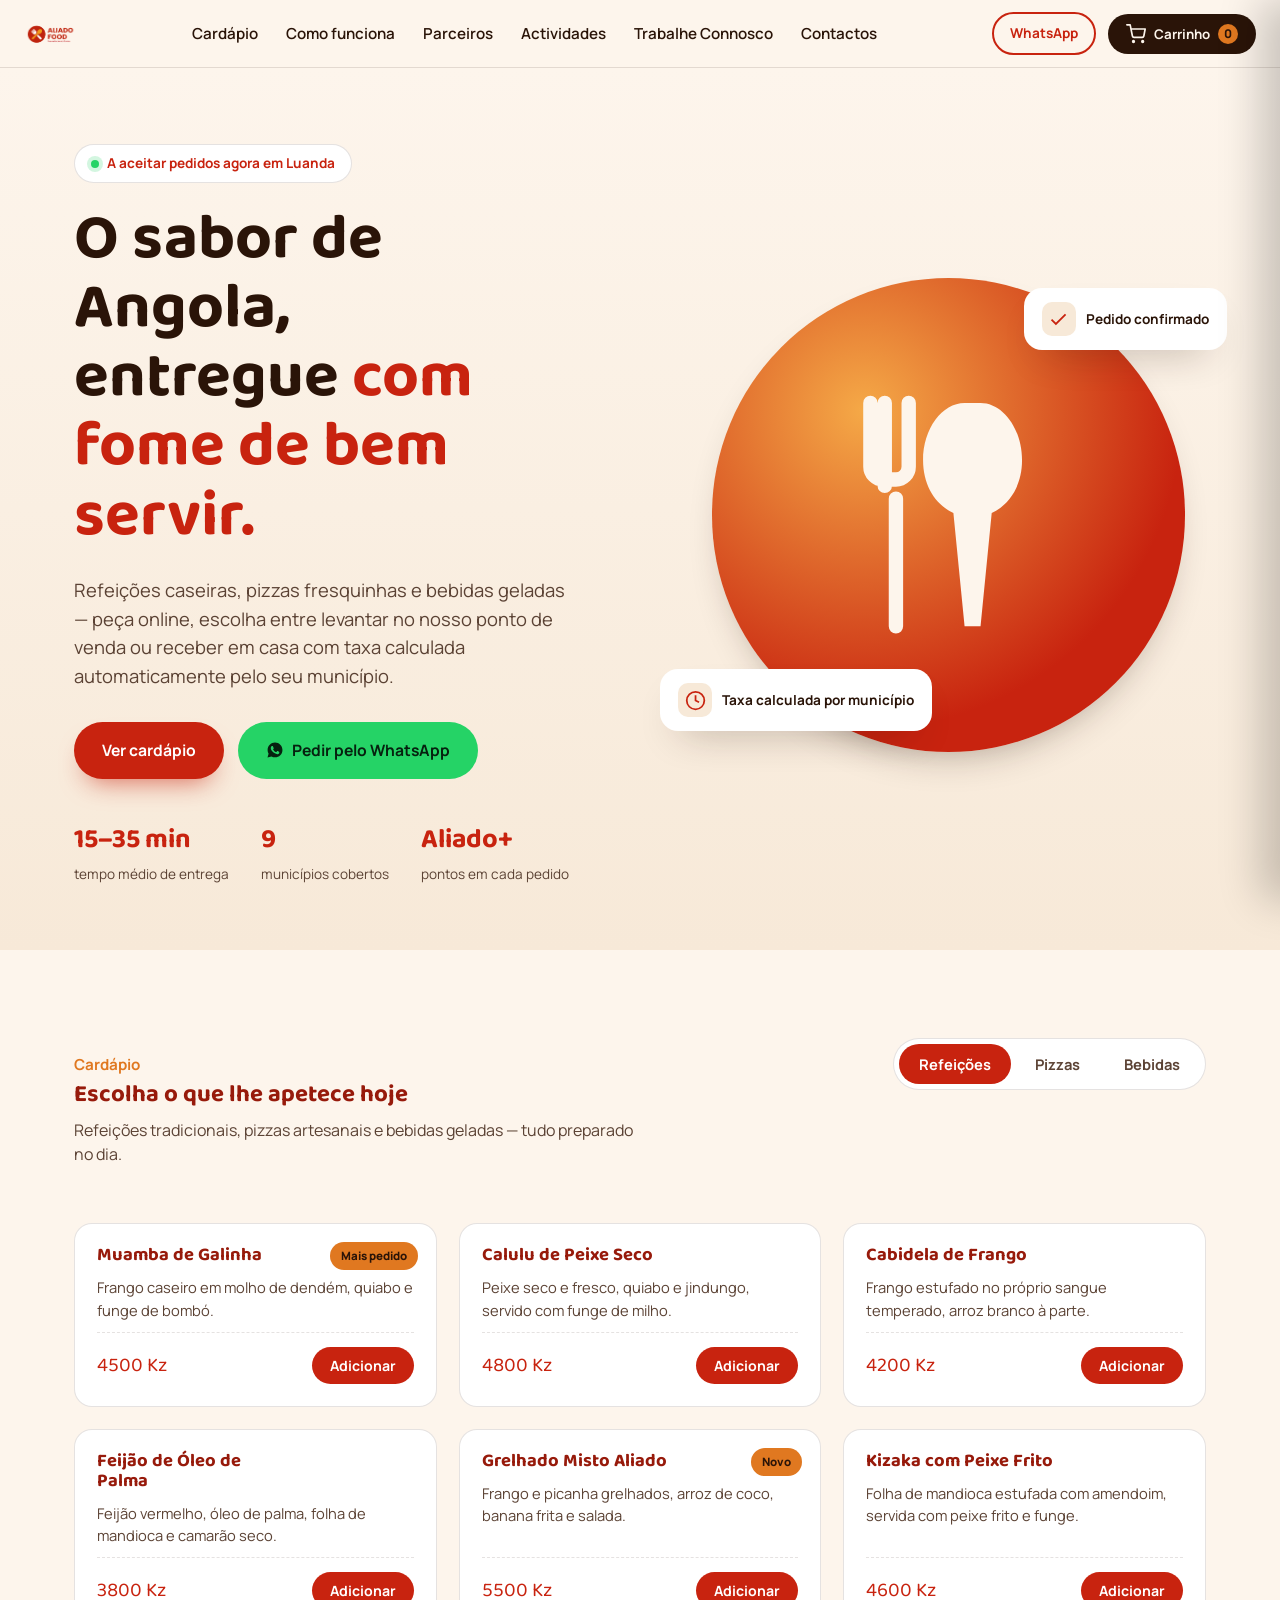
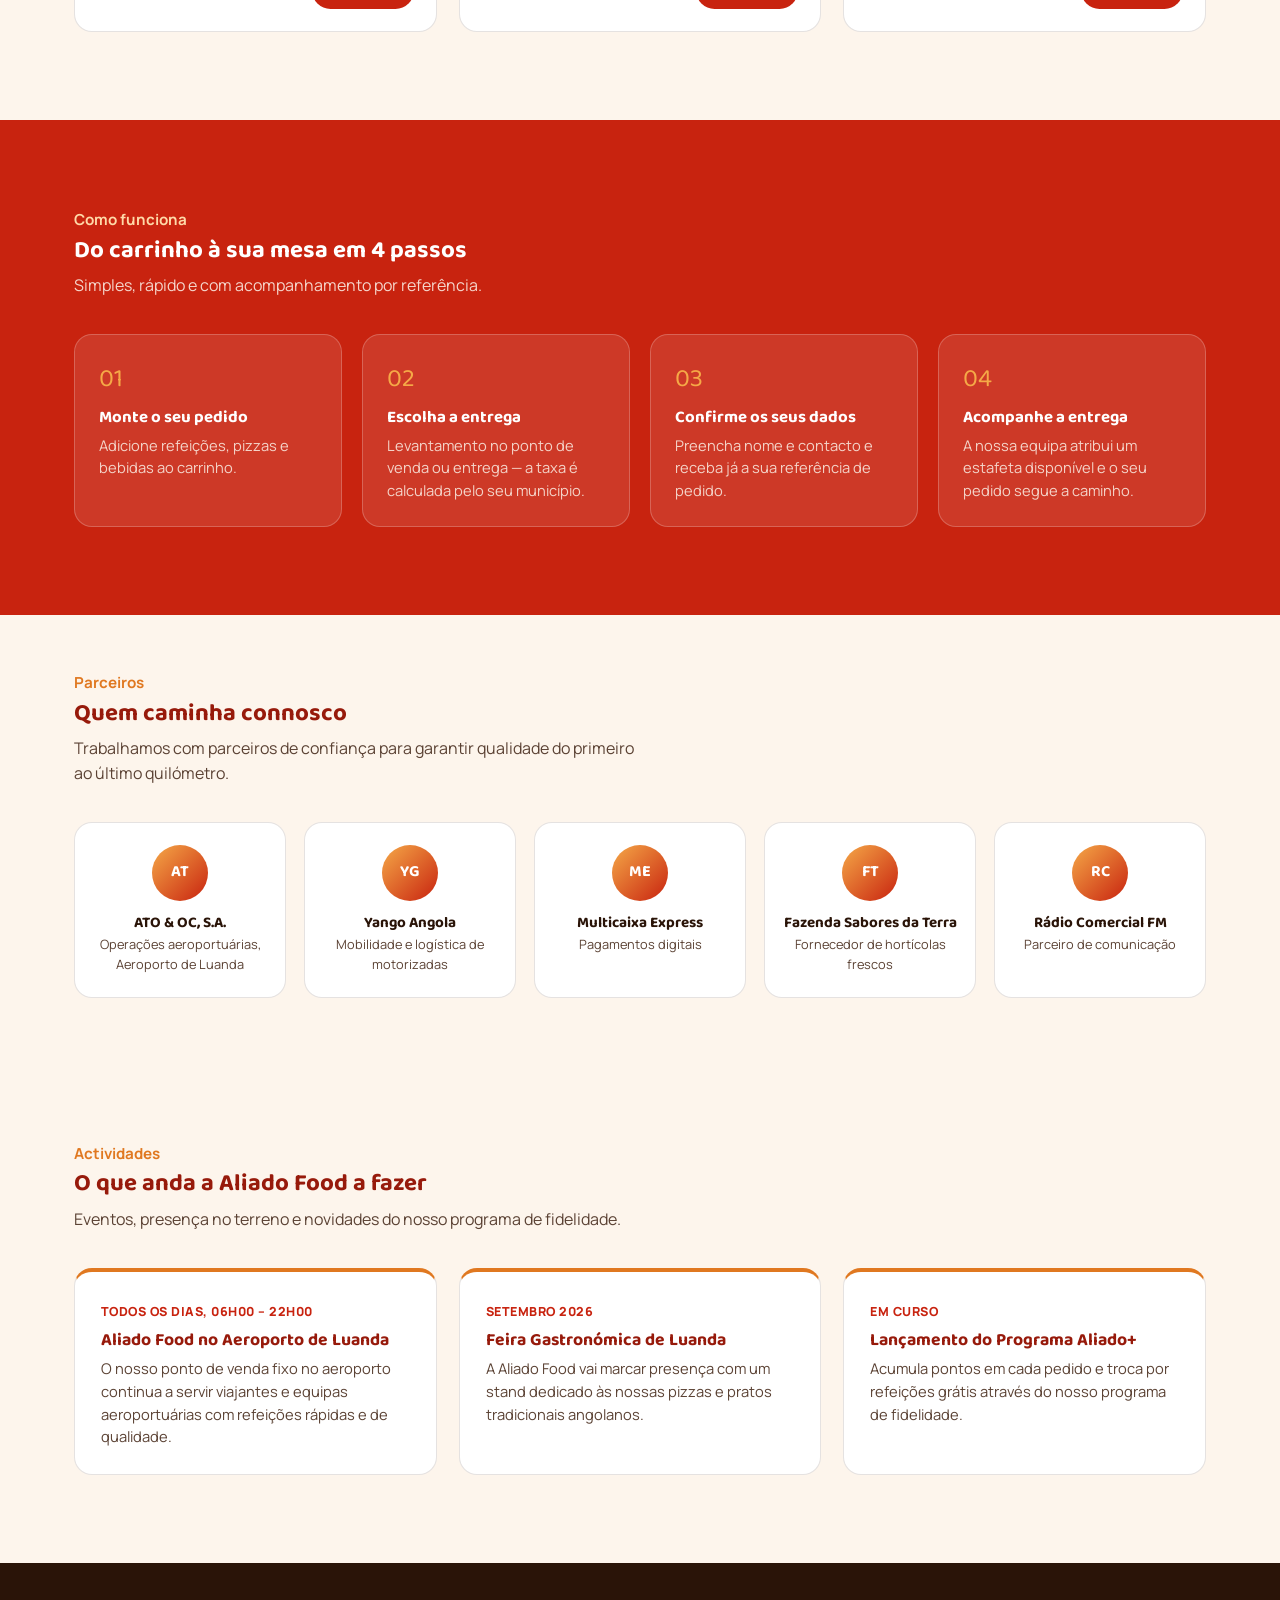
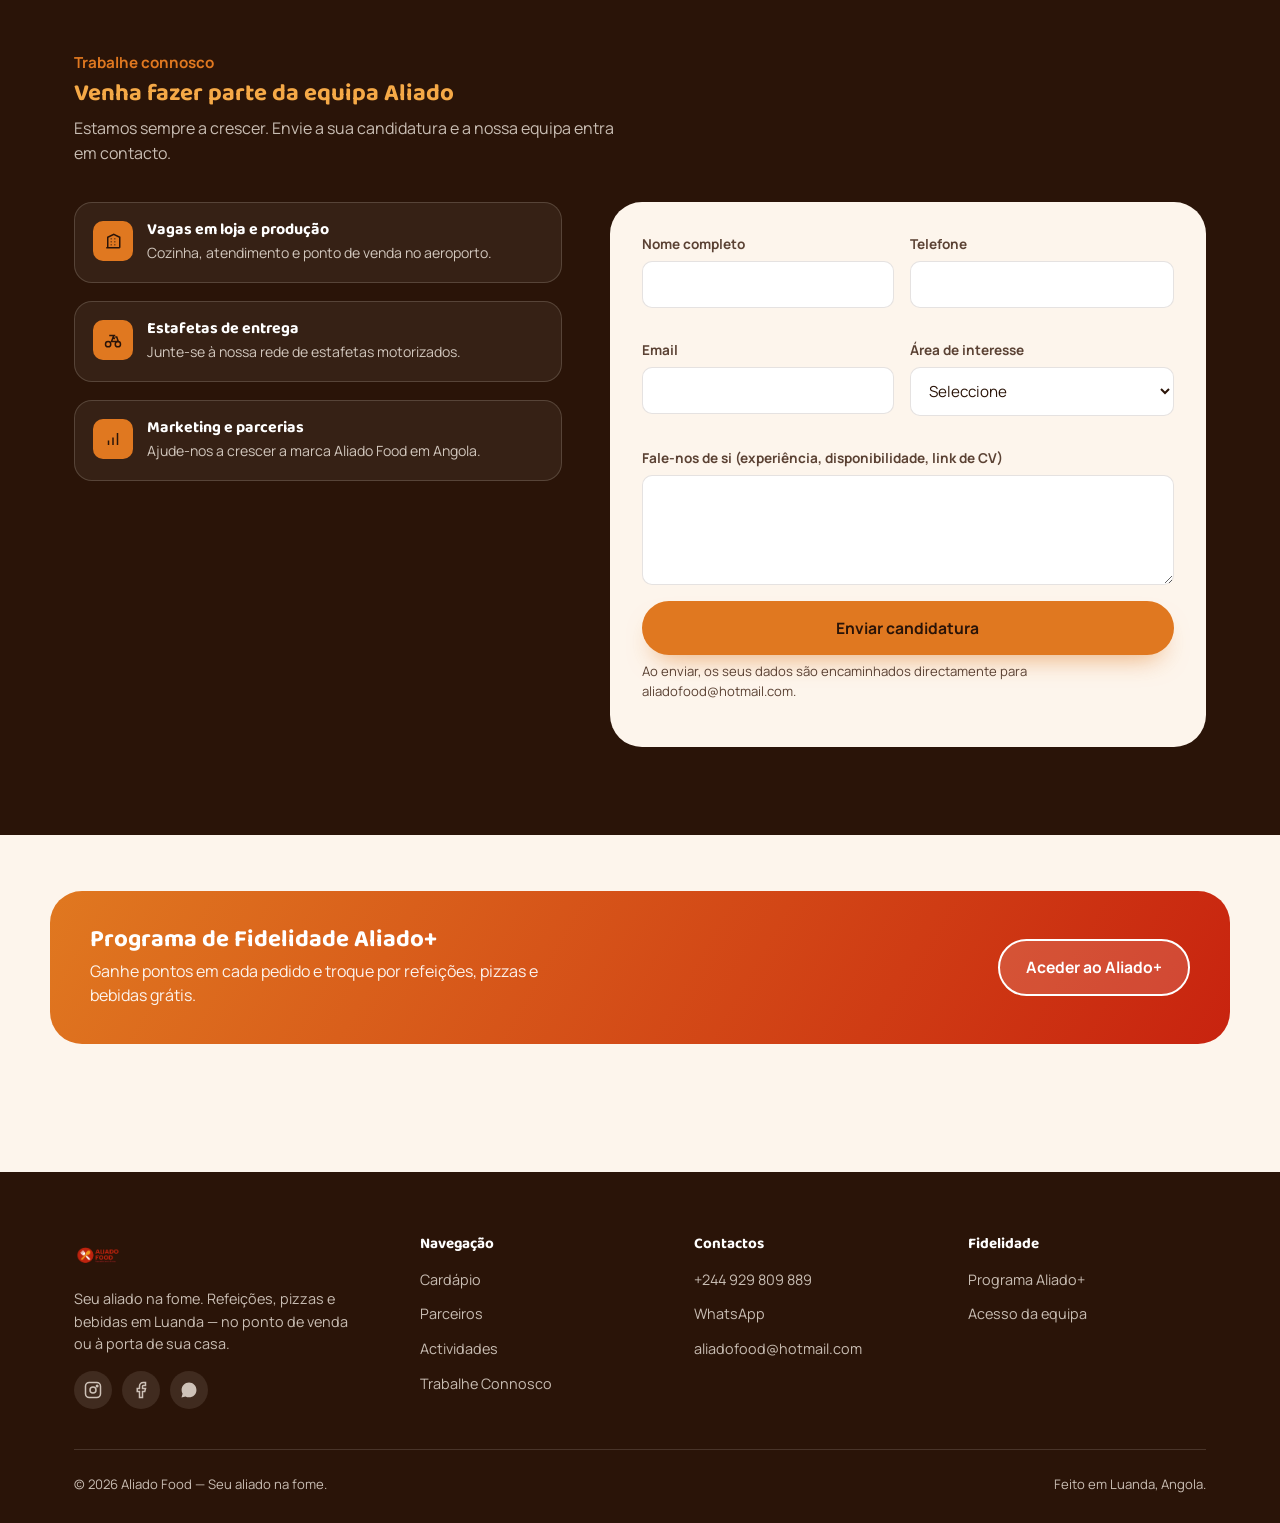
<file: index.html>
<!DOCTYPE html>
<html lang="pt-AO">
<head>
<meta charset="UTF-8">
<meta name="viewport" content="width=device-width, initial-scale=1.0">
<title>Aliado Food — Seu aliado na fome</title>
<meta name="description" content="Peça refeições, pizzas e bebidas da Aliado Food em Luanda. Levantamento no ponto de venda ou entrega ao domicílio com taxa calculada por município.">
<link rel="icon" href="assets/logo.png">
<link rel="preconnect" href="https://fonts.googleapis.com">
<link href="https://fonts.googleapis.com/css2?family=Baloo+2:wght@600;700;800&family=Manrope:wght@400;500;600;700;800&display=swap" rel="stylesheet">
<link rel="stylesheet" href="css/style.css">
</head>
<body>

<!-- ==========================================================================
     CABEÇALHO
     ========================================================================== -->
<header class="site-header">
  <div class="site-header__inner">
    <a href="#topo" class="brand">
      <img src="assets/logo.png" alt="Aliado Food">
    </a>

    <nav class="main-nav" id="mainNav" aria-label="Navegação principal">
      <a href="#cardapio">Cardápio</a>
      <a href="#como-funciona">Como funciona</a>
      <a href="#parceiros">Parceiros</a>
      <a href="#actividades">Actividades</a>
      <a href="#trabalhe-connosco">Trabalhe Connosco</a>
      <a href="#contactos">Contactos</a>
    </nav>

    <div class="header-actions">
      <a class="btn btn--outline-dark btn--sm" href="https://wa.me/244929809889" target="_blank" rel="noopener">WhatsApp</a>
      <button class="cart-btn" id="cartToggle" aria-haspopup="dialog" aria-controls="cartDrawer">
        <svg width="20" height="20" viewBox="0 0 24 24" fill="none" stroke="currentColor" stroke-width="2" stroke-linecap="round" stroke-linejoin="round"><circle cx="9" cy="21" r="1"></circle><circle cx="20" cy="21" r="1"></circle><path d="M1 1h4l2.68 13.39a2 2 0 0 0 2 1.61h9.72a2 2 0 0 0 2-1.61L23 6H6"></path></svg>
        Carrinho
        <span class="cart-count" id="cartCount">0</span>
      </button>
      <button class="nav-toggle" id="navToggle" aria-label="Abrir menu" aria-expanded="false" aria-controls="mainNav">
        <svg viewBox="0 0 24 24" fill="none" stroke="currentColor" stroke-width="2" stroke-linecap="round"><line x1="3" y1="6" x2="21" y2="6"></line><line x1="3" y1="12" x2="21" y2="12"></line><line x1="3" y1="18" x2="21" y2="18"></line></svg>
      </button>
    </div>
  </div>
</header>

<main id="topo">

  <!-- ==========================================================================
       HERO
       ========================================================================== -->
  <section class="hero">
    <div class="container hero__inner">
      <div class="hero__content">
        <span class="hero__badge"><span class="dot"></span> A aceitar pedidos agora em Luanda</span>
        <h1>O sabor de Angola, entregue <span>com fome de bem servir.</span></h1>
        <p class="hero__lede">Refeições caseiras, pizzas fresquinhas e bebidas geladas — peça online, escolha entre levantar no nosso ponto de venda ou receber em casa com taxa calculada automaticamente pelo seu município.</p>
        <div class="hero__ctas">
          <a href="#cardapio" class="btn btn--primary">Ver cardápio</a>
          <a href="https://wa.me/244929809889" target="_blank" rel="noopener" class="btn btn--whatsapp">
            <svg width="18" height="18" viewBox="0 0 24 24" fill="currentColor"><path d="M12.04 2C6.58 2 2.13 6.45 2.13 11.91c0 1.75.46 3.45 1.32 4.95L2 22l5.29-1.39a9.9 9.9 0 0 0 4.75 1.21h.01c5.46 0 9.9-4.45 9.9-9.91C21.96 6.45 17.5 2 12.04 2zm5.8 14.14c-.24.68-1.4 1.32-1.93 1.4-.5.08-1.12.11-1.8-.11-.42-.13-.95-.31-1.64-.6-2.88-1.24-4.76-4.14-4.9-4.33-.14-.19-1.17-1.56-1.17-2.98s.74-2.11 1-2.4c.26-.29.57-.36.76-.36l.55.01c.18.01.42-.07.65.5.24.58.82 2 .89 2.14.07.14.12.31.02.5-.09.19-.14.31-.28.48-.14.16-.29.36-.42.48-.14.14-.28.28-.12.56.16.28.71 1.17 1.52 1.9 1.05.94 1.93 1.23 2.21 1.37.28.14.44.12.61-.07.16-.19.7-.81.88-1.09.19-.28.37-.23.62-.14.26.09 1.63.77 1.9.91.28.14.46.21.53.33.07.12.07.68-.17 1.36z"></path></svg>
            Pedir pelo WhatsApp
          </a>
        </div>
        <div class="hero__stats">
          <div class="hero__stat"><strong>15–35 min</strong><span>tempo médio de entrega</span></div>
          <div class="hero__stat"><strong>9</strong><span>municípios cobertos</span></div>
          <div class="hero__stat"><strong>Aliado+</strong><span>pontos em cada pedido</span></div>
        </div>
      </div>

      <div class="hero__art">
        <div class="hero__art-disc"></div>
        <svg viewBox="0 0 200 200" fill="none">
          <g stroke="#FDF5EC" stroke-width="9" stroke-linecap="round">
            <path d="M60 30v52M75 30v40a8 8 0 0 1-8 8h-8a8 8 0 0 1-8-8V30M67 90v80"/>
          </g>
          <g fill="#FDF5EC">
            <path d="M120 30c14 0 26 16 26 36 0 16-8 28-19 33l-7 71h-10l-7-71c-11-5-19-17-19-33 0-20 12-36 26-36 3 0 6 0 10 0z"/>
          </g>
        </svg>
        <div class="hero__floating-card hero__floating-card--top">
          <span class="icon-dot">
            <svg width="18" height="18" viewBox="0 0 24 24" fill="none" stroke="currentColor" stroke-width="2"><path d="M20 6L9 17l-5-5"/></svg>
          </span>
          Pedido confirmado
        </div>
        <div class="hero__floating-card hero__floating-card--bottom">
          <span class="icon-dot">
            <svg width="18" height="18" viewBox="0 0 24 24" fill="none" stroke="currentColor" stroke-width="2"><circle cx="12" cy="12" r="10"/><path d="M12 6v6l4 2"/></svg>
          </span>
          Taxa calculada por município
        </div>
      </div>
    </div>
  </section>

  <!-- ==========================================================================
       CARDÁPIO
       ========================================================================== -->
  <section class="section" id="cardapio">
    <div class="container">
      <div class="eyebrow-row">
        <div>
          <p class="section-kicker">Cardápio</p>
          <h2>Escolha o que lhe apetece hoje</h2>
          <p class="section-lede">Refeições tradicionais, pizzas artesanais e bebidas geladas — tudo preparado no dia.</p>
        </div>
        <div class="menu-tabs" role="tablist" aria-label="Categorias do cardápio">
          <button class="menu-tab" role="tab" data-category="refeicoes" aria-selected="true">Refeições</button>
          <button class="menu-tab" role="tab" data-category="pizzas" aria-selected="false">Pizzas</button>
          <button class="menu-tab" role="tab" data-category="bebidas" aria-selected="false">Bebidas</button>
        </div>
      </div>

      <div class="menu-grid" id="menuGrid"></div>
    </div>
  </section>

  <!-- ==========================================================================
       COMO FUNCIONA
       ========================================================================== -->
  <section class="section section--crimson" id="como-funciona">
    <div class="container">
      <p class="section-kicker" style="color:#FFD9A8">Como funciona</p>
      <h2>Do carrinho à sua mesa em 4 passos</h2>
      <p class="section-lede">Simples, rápido e com acompanhamento por referência.</p>

      <div class="steps-grid">
        <div class="step-card">
          <span class="step-card__num">01</span>
          <h3>Monte o seu pedido</h3>
          <p>Adicione refeições, pizzas e bebidas ao carrinho.</p>
        </div>
        <div class="step-card">
          <span class="step-card__num">02</span>
          <h3>Escolha a entrega</h3>
          <p>Levantamento no ponto de venda ou entrega — a taxa é calculada pelo seu município.</p>
        </div>
        <div class="step-card">
          <span class="step-card__num">03</span>
          <h3>Confirme os seus dados</h3>
          <p>Preencha nome e contacto e receba já a sua referência de pedido.</p>
        </div>
        <div class="step-card">
          <span class="step-card__num">04</span>
          <h3>Acompanhe a entrega</h3>
          <p>A nossa equipa atribui um estafeta disponível e o seu pedido segue a caminho.</p>
        </div>
      </div>
    </div>
  </section>

  <!-- ==========================================================================
       PARCEIROS
       ========================================================================== -->
  <section class="section section--tight" id="parceiros">
    <div class="container">
      <p class="section-kicker">Parceiros</p>
      <h2>Quem caminha connosco</h2>
      <p class="section-lede">Trabalhamos com parceiros de confiança para garantir qualidade do primeiro ao último quilómetro.</p>
      <div class="partners-grid" id="partnersGrid"></div>
    </div>
  </section>

  <!-- ==========================================================================
       ACTIVIDADES
       ========================================================================== -->
  <section class="section" id="actividades">
    <div class="container">
      <p class="section-kicker">Actividades</p>
      <h2>O que anda a Aliado Food a fazer</h2>
      <p class="section-lede">Eventos, presença no terreno e novidades do nosso programa de fidelidade.</p>
      <div class="activities-grid" id="activitiesGrid"></div>
    </div>
  </section>

  <!-- ==========================================================================
       TRABALHE CONNOSCO
       ========================================================================== -->
  <section class="section section--deep" id="trabalhe-connosco">
    <div class="container">
      <p class="section-kicker">Trabalhe connosco</p>
      <h2>Venha fazer parte da equipa Aliado</h2>
      <p class="section-lede">Estamos sempre a crescer. Envie a sua candidatura e a nossa equipa entra em contacto.</p>

      <div class="work-grid">
        <div class="work-points">
          <div class="work-point">
            <span class="icon-dot"><svg width="18" height="18" viewBox="0 0 24 24" fill="none" stroke="currentColor" stroke-width="2"><path d="M3 21h18M5 21V7l8-4 8 4v14M9 9h1m4 0h1m-6 4h1m4 0h1m-6 4h1m4 0h1"/></svg></span>
            <div><h4>Vagas em loja e produção</h4><p>Cozinha, atendimento e ponto de venda no aeroporto.</p></div>
          </div>
          <div class="work-point">
            <span class="icon-dot"><svg width="18" height="18" viewBox="0 0 24 24" fill="none" stroke="currentColor" stroke-width="2"><circle cx="5.5" cy="17.5" r="3.5"/><circle cx="18.5" cy="17.5" r="3.5"/><path d="M15 6h-2l-3 8h9l-2-6h-2M7 6h5l2 5"/></svg></span>
            <div><h4>Estafetas de entrega</h4><p>Junte-se à nossa rede de estafetas motorizados.</p></div>
          </div>
          <div class="work-point">
            <span class="icon-dot"><svg width="18" height="18" viewBox="0 0 24 24" fill="none" stroke="currentColor" stroke-width="2"><path d="M12 20V10M18 20V4M6 20v-6"/></svg></span>
            <div><h4>Marketing e parcerias</h4><p>Ajude-nos a crescer a marca Aliado Food em Angola.</p></div>
          </div>
        </div>

        <div class="form-card">
          <div class="form-success" id="workFormSuccess">Candidatura enviada com sucesso! A nossa equipa entrará em contacto em breve.</div>
          <form id="workForm" action="https://formsubmit.co/aliadofood@hotmail.com" method="POST">
            <input type="hidden" name="_subject" value="Nova candidatura — Trabalhe Connosco Aliado Food">
            <input type="hidden" name="_template" value="table">
            <input type="hidden" name="_captcha" value="false">
            <input type="hidden" name="_next" value="index.html?candidatura=enviada#trabalhe-connosco">
            <div class="form-grid">
              <div class="form-field">
                <label for="workNome">Nome completo</label>
                <input type="text" id="workNome" name="Nome" required>
              </div>
              <div class="form-field">
                <label for="workTelefone">Telefone</label>
                <input type="tel" id="workTelefone" name="Telefone" required>
              </div>
              <div class="form-field">
                <label for="workEmail">Email</label>
                <input type="email" id="workEmail" name="Email" required>
              </div>
              <div class="form-field">
                <label for="workArea">Área de interesse</label>
                <select id="workArea" name="Área de interesse" required>
                  <option value="">Seleccione</option>
                  <option>Cozinha e produção</option>
                  <option>Atendimento / ponto de venda</option>
                  <option>Estafeta de entrega</option>
                  <option>Marketing e parcerias</option>
                  <option>Administrativo</option>
                  <option>Outra</option>
                </select>
              </div>
              <div class="form-field form-field--full">
                <label for="workMsg">Fale-nos de si (experiência, disponibilidade, link de CV)</label>
                <textarea id="workMsg" name="Mensagem" rows="4" required></textarea>
              </div>
            </div>
            <button type="submit" class="btn btn--secondary btn--block">Enviar candidatura</button>
            <p class="form-note">Ao enviar, os seus dados são encaminhados directamente para aliadofood@hotmail.com.</p>
          </form>
        </div>
      </div>
    </div>
  </section>

  <!-- ==========================================================================
       ALIADO+
       ========================================================================== -->
  <section class="section--tight" id="fidelidade">
    <div class="loyalty-banner">
      <div>
        <h3>Programa de Fidelidade Aliado+</h3>
        <p>Ganhe pontos em cada pedido e troque por refeições, pizzas e bebidas grátis.</p>
      </div>
      <a href="https://aliadomais.lovable.app" target="_blank" rel="noopener" class="btn btn--ghost" style="border-color:#fff;color:#fff;background:rgba(255,255,255,0.15)">Aceder ao Aliado+</a>
    </div>
  </section>

</main>

<!-- ==========================================================================
     RODAPÉ
     ========================================================================== -->
<footer class="site-footer" id="contactos">
  <div class="container">
    <div class="footer-grid">
      <div>
        <div class="footer-brand">
          <img src="assets/logo.png" alt="Aliado Food">
        </div>
        <p style="max-width:32ch;font-size:0.9rem;">Seu aliado na fome. Refeições, pizzas e bebidas em Luanda — no ponto de venda ou à porta de sua casa.</p>
        <div class="footer-social">
          <a href="https://instagram.com/aliadofood" target="_blank" rel="noopener" aria-label="Instagram">
            <svg width="18" height="18" viewBox="0 0 24 24" fill="none" stroke="currentColor" stroke-width="2"><rect x="2" y="2" width="20" height="20" rx="5"/><circle cx="12" cy="12" r="4"/><circle cx="17.5" cy="6.5" r="1"/></svg>
          </a>
          <a href="https://facebook.com/aliadofood.ao" target="_blank" rel="noopener" aria-label="Facebook">
            <svg width="18" height="18" viewBox="0 0 24 24" fill="none" stroke="currentColor" stroke-width="2"><path d="M18 2h-3a5 5 0 0 0-5 5v3H7v4h3v8h4v-8h3l1-4h-4V7a1 1 0 0 1 1-1h3z"/></svg>
          </a>
          <a href="https://wa.me/244929809889" target="_blank" rel="noopener" aria-label="WhatsApp">
            <svg width="18" height="18" viewBox="0 0 24 24" fill="currentColor"><path d="M12.04 2C6.58 2 2.13 6.45 2.13 11.91c0 1.75.46 3.45 1.32 4.95L2 22l5.29-1.39a9.9 9.9 0 0 0 4.75 1.21h.01c5.46 0 9.9-4.45 9.9-9.91C21.96 6.45 17.5 2 12.04 2z"/></svg>
          </a>
        </div>
      </div>

      <div class="footer-col">
        <h4>Navegação</h4>
        <ul>
          <li><a href="#cardapio">Cardápio</a></li>
          <li><a href="#parceiros">Parceiros</a></li>
          <li><a href="#actividades">Actividades</a></li>
          <li><a href="#trabalhe-connosco">Trabalhe Connosco</a></li>
        </ul>
      </div>

      <div class="footer-col">
        <h4>Contactos</h4>
        <ul>
          <li><a href="tel:+244929809889">+244 929 809 889</a></li>
          <li><a href="https://wa.me/244929809889" target="_blank" rel="noopener">WhatsApp</a></li>
          <li><a href="mailto:aliadofood@hotmail.com">aliadofood@hotmail.com</a></li>
        </ul>
      </div>

      <div class="footer-col">
        <h4>Fidelidade</h4>
        <ul>
          <li><a href="https://aliadomais.lovable.app" target="_blank" rel="noopener">Programa Aliado+</a></li>
          <li><a href="admin.html">Acesso da equipa</a></li>
        </ul>
      </div>
    </div>

    <div class="footer-bottom">
      <span>&copy; <span id="year"></span> Aliado Food — Seu aliado na fome.</span>
      <span>Feito em Luanda, Angola.</span>
    </div>
  </div>
</footer>

<!-- ==========================================================================
     CARRINHO
     ========================================================================== -->
<div class="overlay" id="overlay"></div>

<aside class="cart-drawer" id="cartDrawer" role="dialog" aria-label="Carrinho de compras" aria-modal="true">
  <div class="cart-drawer__header">
    <h3>O seu carrinho</h3>
    <button class="icon-btn" id="cartClose" aria-label="Fechar carrinho">
      <svg width="16" height="16" viewBox="0 0 24 24" fill="none" stroke="currentColor" stroke-width="2"><path d="M18 6L6 18M6 6l12 12"/></svg>
    </button>
  </div>
  <div class="cart-items" id="cartItems"></div>
  <div class="cart-drawer__footer">
    <div class="cart-summary-row"><span>Subtotal</span><span id="cartSubtotal">0 Kz</span></div>
    <div class="cart-summary-row"><span>Taxa de entrega</span><span id="cartDeliveryHint">calculada no checkout</span></div>
    <button class="btn btn--primary btn--block" id="checkoutBtn">Finalizar pedido</button>
  </div>
</aside>

<!-- ==========================================================================
     MODAL DE CHECKOUT
     ========================================================================== -->
<div class="modal" id="checkoutModal" role="dialog" aria-modal="true" aria-label="Finalizar pedido">
  <div class="modal__backdrop" id="checkoutBackdrop"></div>
  <div class="modal__panel">
    <button class="icon-btn modal__close" id="checkoutClose" aria-label="Fechar">
      <svg width="16" height="16" viewBox="0 0 24 24" fill="none" stroke="currentColor" stroke-width="2"><path d="M18 6L6 18M6 6l12 12"/></svg>
    </button>
    <p class="modal__eyebrow">Finalizar pedido</p>
    <h2 id="checkoutTitle">Como quer receber o seu pedido?</h2>

    <div class="checkout-progress">
      <span class="is-active" data-step="1"></span>
      <span data-step="2"></span>
      <span data-step="3"></span>
      <span data-step="4"></span>
    </div>

    <!-- Passo 1: entrega ou levantamento -->
    <div class="checkout-step is-active" data-step="1">
      <div class="option-tiles">
        <button type="button" class="option-tile" id="optPickup" aria-pressed="false">
          <span class="icon-dot"><svg width="18" height="18" viewBox="0 0 24 24" fill="none" stroke="currentColor" stroke-width="2"><path d="M3 9l9-7 9 7v11a2 2 0 0 1-2 2H5a2 2 0 0 1-2-2z"/></svg></span>
          <strong>Levantar na loja</strong>
          <span>Ponto de venda Aliado Food — sem taxa de entrega.</span>
        </button>
        <button type="button" class="option-tile" id="optDelivery" aria-pressed="false">
          <span class="icon-dot"><svg width="18" height="18" viewBox="0 0 24 24" fill="none" stroke="currentColor" stroke-width="2"><circle cx="5.5" cy="17.5" r="3.5"/><circle cx="18.5" cy="17.5" r="3.5"/><path d="M15 6h-2l-3 8h9l-2-6h-2M7 6h5l2 5"/></svg></span>
          <strong>Entrega ao domicílio</strong>
          <span>Taxa calculada automaticamente pelo seu município.</span>
        </button>
      </div>
      <div class="step-actions">
        <span></span>
        <button class="btn btn--primary" id="toStep2" disabled>Continuar</button>
      </div>
    </div>

    <!-- Passo 2: morada / município -->
    <div class="checkout-step" data-step="2">
      <div id="addressFields">
        <div class="form-field">
          <label for="municipioSelect">Município *</label>
          <select id="municipioSelect"></select>
          <span class="field-error" id="municipioError">Seleccione o seu município.</span>
        </div>
        <div class="delivery-fee-box" id="deliveryFeeBox">
          <span>Taxa de entrega estimada</span>
          <strong id="deliveryFeeValue">—</strong>
        </div>
        <div class="form-grid">
          <div class="form-field">
            <label for="bairroInput">Bairro <span style="font-weight:400">(opcional)</span></label>
            <input type="text" id="bairroInput" placeholder="Ex: Camama">
          </div>
          <div class="form-field">
            <label for="ruaInput">Rua <span style="font-weight:400">(opcional)</span></label>
            <input type="text" id="ruaInput" placeholder="Ex: Rua 15">
          </div>
        </div>
      </div>
      <p class="form-note" id="pickupNote" style="display:none">Vai levantar o pedido no ponto de venda Aliado Food, sem custo adicional.</p>
      <div class="step-actions">
        <button class="btn btn--ghost" style="color:var(--ink);border-color:var(--line)" id="backStep1">Voltar</button>
        <button class="btn btn--primary" id="toStep3">Continuar</button>
      </div>
    </div>

    <!-- Passo 3: dados do cliente -->
    <div class="checkout-step" data-step="3">
      <div class="form-field">
        <label for="clienteNome">Nome completo *</label>
        <input type="text" id="clienteNome" required>
        <span class="field-error">Indique o seu nome.</span>
      </div>
      <div class="form-field">
        <label for="clienteTelefone">Telefone *</label>
        <input type="tel" id="clienteTelefone" placeholder="9XX XXX XXX" required>
        <span class="field-error">Indique um telefone válido.</span>
      </div>
      <div class="form-field">
        <label for="clienteEmail">Email <span style="font-weight:400">(opcional)</span></label>
        <input type="email" id="clienteEmail">
      </div>
      <div class="form-field">
        <label for="clienteObs">Observações <span style="font-weight:400">(opcional)</span></label>
        <textarea id="clienteObs" rows="3" placeholder="Ex: sem cebola, troco para 10.000 Kz..."></textarea>
      </div>
      <div class="step-actions">
        <button class="btn btn--ghost" style="color:var(--ink);border-color:var(--line)" id="backStep2">Voltar</button>
        <button class="btn btn--primary" id="toStep4">Rever pedido</button>
      </div>
    </div>

    <!-- Passo 4: resumo e confirmação -->
    <div class="checkout-step" data-step="4">
      <div id="orderSummary"></div>
      <div class="order-summary-list">
        <div class="cart-summary-row"><span>Subtotal</span><span id="summarySubtotal">0 Kz</span></div>
        <div class="cart-summary-row"><span>Taxa de entrega</span><span id="summaryDelivery">0 Kz</span></div>
        <div class="cart-summary-row cart-summary-row--total"><span>Total</span><span id="summaryTotal">0 Kz</span></div>
      </div>
      <div class="step-actions">
        <button class="btn btn--ghost" style="color:var(--ink);border-color:var(--line)" id="backStep3">Voltar</button>
        <button class="btn btn--primary" id="confirmOrder">Confirmar pedido</button>
      </div>
    </div>

    <!-- Passo 5: confirmação final -->
    <div class="checkout-step" data-step="5">
      <div class="confirmation-box">
        <span class="icon-dot"><svg width="30" height="30" viewBox="0 0 24 24" fill="none" stroke="currentColor" stroke-width="2"><path d="M20 6L9 17l-5-5"/></svg></span>
        <h2>Pedido registado com sucesso!</h2>
        <p>Guarde a sua referência para acompanhamento.</p>
        <div class="confirmation-ref" id="confirmationRef">AF-000000</div>
        <p class="form-note">Para um atendimento mais célere, envie também o resumo do seu pedido directamente pelo WhatsApp da Aliado Food.</p>
        <div class="confirmation-actions">
          <a class="btn btn--whatsapp btn--block" id="whatsappOrderBtn" target="_blank" rel="noopener">
            <svg width="18" height="18" viewBox="0 0 24 24" fill="currentColor"><path d="M12.04 2C6.58 2 2.13 6.45 2.13 11.91c0 1.75.46 3.45 1.32 4.95L2 22l5.29-1.39a9.9 9.9 0 0 0 4.75 1.21h.01c5.46 0 9.9-4.45 9.9-9.91C21.96 6.45 17.5 2 12.04 2z"/></svg>
            Enviar pedido via WhatsApp
          </a>
          <button class="btn btn--outline-dark btn--block" id="closeConfirmation">Concluir</button>
        </div>
      </div>
    </div>
  </div>
</div>

<script src="js/data.js"></script>
<script src="js/app.js"></script>
</body>
</html>
</file>
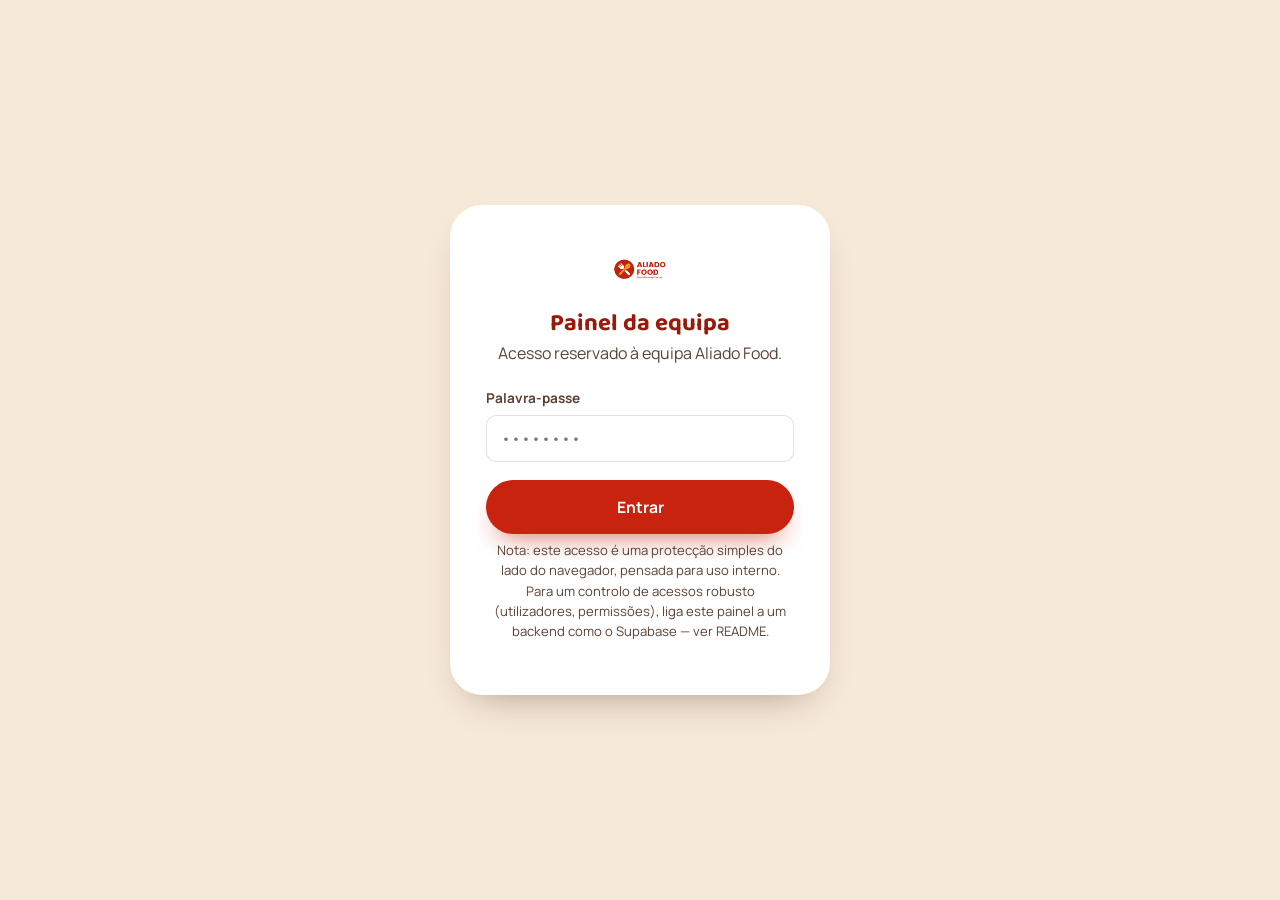
<file: admin.html>
<!DOCTYPE html>
<html lang="pt-AO">
<head>
<meta charset="UTF-8">
<meta name="viewport" content="width=device-width, initial-scale=1.0">
<title>Aliado Food — Painel da Equipa</title>
<meta name="robots" content="noindex, nofollow">
<link rel="icon" href="assets/logo.png">
<link rel="preconnect" href="https://fonts.googleapis.com">
<link href="https://fonts.googleapis.com/css2?family=Baloo+2:wght@600;700;800&family=Manrope:wght@400;500;600;700;800&display=swap" rel="stylesheet">
<link rel="stylesheet" href="css/style.css">
<link rel="stylesheet" href="css/admin.css">
</head>
<body class="admin-body">

<div class="admin-login" id="adminLogin">
  <div class="admin-login__card">
    <img src="assets/logo.png" alt="Aliado Food" class="admin-login__logo">
    <h2>Painel da equipa</h2>
    <p>Acesso reservado à equipa Aliado Food.</p>
    <div class="form-field">
      <label for="adminPass">Palavra-passe</label>
      <input type="password" id="adminPass" placeholder="••••••••">
    </div>
    <button class="btn btn--primary btn--block" id="adminLoginBtn">Entrar</button>
    <p class="form-note" id="adminLoginError" style="color:var(--crimson);display:none;">Palavra-passe incorrecta.</p>
    <p class="form-note">Nota: este acesso é uma protecção simples do lado do navegador, pensada para uso interno. Para um controlo de acessos robusto (utilizadores, permissões), liga este painel a um backend como o Supabase — ver README.</p>
  </div>
</div>

<div class="admin-app" id="adminApp" style="display:none;">
  <header class="admin-header">
    <a href="index.html" class="brand"><img src="assets/logo.png" alt="Aliado Food"></a>
    <div class="admin-header__title">
      <h1>Painel da Equipa</h1>
      <span>Pedidos e estafetas</span>
    </div>
    <button class="btn btn--outline-dark btn--sm" id="adminLogout">Sair</button>
  </header>

  <div class="admin-notice">
    <svg width="18" height="18" viewBox="0 0 24 24" fill="none" stroke="currentColor" stroke-width="2"><circle cx="12" cy="12" r="10"/><path d="M12 8v5M12 16h.01"/></svg>
    <p>Este painel lê os pedidos guardados <strong>neste navegador</strong>. Para veres aqui os pedidos feitos pelos clientes nos telemóveis deles, é necessário ligar a base de dados a um backend partilhado (ex: Supabase). Até lá, o canal principal e imediato para receber pedidos é o botão <strong>"Enviar pedido via WhatsApp"</strong> que o cliente usa no final da compra — consulta o README para o próximo passo.</p>
  </div>

  <nav class="admin-tabs">
    <button class="admin-tab is-active" data-tab="pedidos">Pedidos</button>
    <button class="admin-tab" data-tab="estafetas">Estafetas</button>
  </nav>

  <!-- PEDIDOS -->
  <section class="admin-panel is-active" id="panel-pedidos">
    <div class="admin-panel__head">
      <h2>Pedidos recebidos</h2>
      <span class="admin-count" id="ordersCount">0 pedidos</span>
    </div>
    <div id="ordersList" class="orders-list"></div>
  </section>

  <!-- ESTAFETAS -->
  <section class="admin-panel" id="panel-estafetas">
    <div class="admin-panel__head">
      <h2>Estafetas cadastrados</h2>
      <button class="btn btn--secondary btn--sm" id="addCourierBtn">+ Novo estafeta</button>
    </div>
    <div id="couriersList" class="couriers-list"></div>
  </section>
</div>

<!-- Modal: novo/editar estafeta -->
<div class="modal" id="courierModal" role="dialog" aria-modal="true">
  <div class="modal__backdrop" id="courierBackdrop"></div>
  <div class="modal__panel" style="max-width:420px;">
    <button class="icon-btn modal__close" id="courierClose" aria-label="Fechar">
      <svg width="16" height="16" viewBox="0 0 24 24" fill="none" stroke="currentColor" stroke-width="2"><path d="M18 6L6 18M6 6l12 12"/></svg>
    </button>
    <p class="modal__eyebrow">Estafeta</p>
    <h2>Novo estafeta</h2>
    <div class="form-field">
      <label for="courierNome">Nome</label>
      <input type="text" id="courierNome">
    </div>
    <div class="form-field">
      <label for="courierTelefone">Telefone (WhatsApp)</label>
      <input type="tel" id="courierTelefone" placeholder="9XX XXX XXX">
    </div>
    <div class="form-field">
      <label for="courierZona">Zona habitual</label>
      <input type="text" id="courierZona" placeholder="Ex: Talatona, Belas">
    </div>
    <button class="btn btn--primary btn--block" id="courierSaveBtn">Guardar estafeta</button>
  </div>
</div>

<!-- Modal: atribuir estafeta a um pedido -->
<div class="modal" id="assignModal" role="dialog" aria-modal="true">
  <div class="modal__backdrop" id="assignBackdrop"></div>
  <div class="modal__panel" style="max-width:420px;">
    <button class="icon-btn modal__close" id="assignClose" aria-label="Fechar">
      <svg width="16" height="16" viewBox="0 0 24 24" fill="none" stroke="currentColor" stroke-width="2"><path d="M18 6L6 18M6 6l12 12"/></svg>
    </button>
    <p class="modal__eyebrow">Atribuir entrega</p>
    <h2>Escolha um estafeta disponível</h2>
    <div id="assignCourierList" class="assign-courier-list"></div>
  </div>
</div>

<script src="js/data.js"></script>
<script src="js/admin.js"></script>
</body>
</html>
</file>
<file: css/style.css>
/* ==========================================================================
   ALIADO FOOD — Design tokens
   ========================================================================== */
:root {
  --crimson: #C8230F;
  --crimson-dark: #971A0B;
  --orange: #E07820;
  --orange-light: #F5A947;
  --cream: #FDF5EC;
  --cream-deep: #F7E9D8;
  --ink: #2A1408;
  --ink-soft: #5B4234;
  --white: #FFFFFF;
  --line: rgba(42, 20, 8, 0.12);

  --font-display: "Baloo 2", "Segoe UI", sans-serif;
  --font-body: "Manrope", "Segoe UI", sans-serif;

  --radius-sm: 10px;
  --radius-md: 18px;
  --radius-lg: 32px;
  --shadow-soft: 0 18px 40px -22px rgba(42, 20, 8, 0.45);
  --container: 1180px;
}

* { box-sizing: border-box; }
html { scroll-behavior: smooth; }

@media (prefers-reduced-motion: reduce) {
  html { scroll-behavior: auto; }
  * { animation-duration: 0.001ms !important; animation-iteration-count: 1 !important; transition-duration: 0.001ms !important; }
}

body {
  margin: 0;
  font-family: var(--font-body);
  background: var(--cream);
  color: var(--ink);
  line-height: 1.55;
  -webkit-font-smoothing: antialiased;
}

h1, h2, h3, h4 {
  font-family: var(--font-display);
  color: var(--crimson-dark);
  margin: 0 0 0.4em;
  line-height: 1.08;
  font-weight: 700;
}

p { margin: 0 0 1em; max-width: 62ch; }
a { color: inherit; }
img { max-width: 100%; display: block; }
button { font-family: inherit; cursor: pointer; }

:focus-visible {
  outline: 3px solid var(--orange);
  outline-offset: 2px;
}

.container {
  width: 100%;
  max-width: var(--container);
  margin: 0 auto;
  padding: 0 24px;
}

.section { padding: 88px 0; }
.section--tight { padding: 56px 0; }
.section--crimson { background: var(--crimson); color: var(--cream); }
.section--crimson h2, .section--crimson h3 { color: var(--white); }
.section--deep { background: var(--ink); color: var(--cream); }
.section--deep h2, .section--deep h3 { color: var(--orange-light); }

.eyebrow-row {
  display: flex;
  align-items: baseline;
  justify-content: space-between;
  gap: 24px;
  flex-wrap: wrap;
  margin-bottom: 40px;
}

.section-kicker {
  font-size: 0.95rem;
  color: var(--orange);
  font-weight: 700;
  margin: 0 0 6px;
}

.section-lede { max-width: 56ch; color: var(--ink-soft); }
.section--crimson .section-lede { color: rgba(253, 245, 236, 0.85); }
.section--deep .section-lede { color: rgba(253, 245, 236, 0.75); }

/* ==========================================================================
   BOTÕES
   ========================================================================== */
.btn {
  display: inline-flex;
  align-items: center;
  justify-content: center;
  gap: 8px;
  padding: 14px 26px;
  border-radius: 999px;
  border: 2px solid transparent;
  font-weight: 700;
  font-size: 0.98rem;
  text-decoration: none;
  transition: transform 0.15s ease, box-shadow 0.15s ease, background 0.15s ease;
  white-space: nowrap;
}
.btn:active { transform: scale(0.97); }

.btn--primary {
  background: var(--crimson);
  color: var(--white);
  box-shadow: 0 14px 26px -12px rgba(200, 35, 15, 0.65);
}
.btn--primary:hover { background: var(--crimson-dark); }

.btn--secondary {
  background: var(--orange);
  color: var(--ink);
  box-shadow: 0 14px 26px -12px rgba(224, 120, 32, 0.6);
}
.btn--secondary:hover { background: var(--orange-light); }

.btn--ghost {
  background: transparent;
  border-color: currentColor;
  color: inherit;
}
.btn--ghost:hover { background: rgba(255, 255, 255, 0.12); }

.btn--outline-dark {
  background: transparent;
  border-color: var(--crimson);
  color: var(--crimson);
}
.btn--outline-dark:hover { background: var(--crimson); color: var(--white); }

.btn--block { width: 100%; }
.btn--sm { padding: 9px 16px; font-size: 0.85rem; }
.btn[disabled] { opacity: 0.5; cursor: not-allowed; }

.btn--whatsapp {
  background: #25D366;
  color: #06210F;
}
.btn--whatsapp:hover { background: #1fb959; }

/* ==========================================================================
   CABEÇALHO
   ========================================================================== */
.site-header {
  position: sticky;
  top: 0;
  z-index: 60;
  background: rgba(253, 245, 236, 0.92);
  backdrop-filter: blur(10px);
  border-bottom: 1px solid var(--line);
}

.site-header__inner {
  display: flex;
  align-items: center;
  justify-content: space-between;
  padding: 12px 24px;
  gap: 16px;
}

.brand { display: flex; align-items: center; gap: 10px; text-decoration: none; }
.brand img { height: 42px; width: auto; }
.brand__name {
  font-family: var(--font-display);
  font-weight: 800;
  color: var(--crimson);
  font-size: 1.25rem;
  letter-spacing: 0.2px;
}

.main-nav { display: flex; align-items: center; gap: 28px; }
.main-nav a {
  text-decoration: none;
  color: var(--ink);
  font-weight: 600;
  font-size: 0.95rem;
  position: relative;
}
.main-nav a::after {
  content: "";
  position: absolute;
  left: 0; right: 0; bottom: -6px;
  height: 2px;
  background: var(--orange);
  transform: scaleX(0);
  transform-origin: left;
  transition: transform 0.2s ease;
}
.main-nav a:hover::after { transform: scaleX(1); }

.header-actions { display: flex; align-items: center; gap: 12px; }

.cart-btn {
  position: relative;
  display: inline-flex;
  align-items: center;
  gap: 8px;
  background: var(--ink);
  color: var(--cream);
  border: none;
  padding: 10px 18px;
  border-radius: 999px;
  font-weight: 700;
}
.cart-btn:hover { background: var(--crimson-dark); }
.cart-count {
  background: var(--orange);
  color: var(--ink);
  font-size: 0.75rem;
  font-weight: 800;
  min-width: 20px;
  height: 20px;
  border-radius: 999px;
  display: inline-flex;
  align-items: center;
  justify-content: center;
  padding: 0 5px;
}

.nav-toggle {
  display: none;
  background: none;
  border: none;
  padding: 6px;
}
.nav-toggle span, .nav-toggle::before, .nav-toggle::after { display: none; }
.nav-toggle svg { width: 26px; height: 26px; color: var(--crimson); }

/* ==========================================================================
   HERO
   ========================================================================== */
.hero {
  position: relative;
  overflow: hidden;
  background: linear-gradient(180deg, var(--cream) 0%, var(--cream-deep) 100%);
}

.hero__inner {
  display: grid;
  grid-template-columns: 1.05fr 0.95fr;
  align-items: center;
  gap: 48px;
  padding: 76px 24px 64px;
}

.hero__badge {
  display: inline-flex;
  align-items: center;
  gap: 8px;
  background: var(--white);
  border: 1px solid var(--line);
  padding: 8px 16px;
  border-radius: 999px;
  font-weight: 700;
  font-size: 0.85rem;
  color: var(--crimson);
  margin-bottom: 22px;
  box-shadow: var(--shadow-soft);
}
.hero__badge .dot {
  width: 8px; height: 8px; border-radius: 50%;
  background: #25D366;
  box-shadow: 0 0 0 4px rgba(37, 211, 102, 0.2);
}

.hero h1 {
  font-size: clamp(2.6rem, 5vw, 4.1rem);
  color: var(--ink);
  max-width: 12ch;
}
.hero h1 span { color: var(--crimson); }

.hero__lede {
  font-size: 1.15rem;
  color: var(--ink-soft);
  max-width: 46ch;
  margin-bottom: 32px;
}

.hero__ctas { display: flex; gap: 14px; flex-wrap: wrap; margin-bottom: 40px; }

.hero__stats {
  display: flex;
  gap: 32px;
  flex-wrap: wrap;
}
.hero__stat strong {
  display: block;
  font-family: var(--font-display);
  font-size: 1.7rem;
  color: var(--crimson);
}
.hero__stat span { font-size: 0.85rem; color: var(--ink-soft); }

.hero__art {
  position: relative;
  aspect-ratio: 1 / 1;
  display: flex;
  align-items: center;
  justify-content: center;
}
.hero__art-disc {
  position: absolute;
  inset: 4%;
  border-radius: 50%;
  background: radial-gradient(circle at 32% 28%, var(--orange-light), var(--crimson) 68%);
  box-shadow: var(--shadow-soft);
  animation: heroSpin 26s linear infinite;
}
@keyframes heroSpin {
  from { transform: rotate(0deg); }
  to { transform: rotate(360deg); }
}
.hero__art svg { position: relative; width: 62%; height: 62%; }

.hero__floating-card {
  position: absolute;
  background: var(--white);
  border-radius: var(--radius-md);
  box-shadow: var(--shadow-soft);
  padding: 14px 18px;
  display: flex;
  align-items: center;
  gap: 10px;
  font-weight: 700;
  font-size: 0.85rem;
}
.hero__floating-card--top { top: 6%; right: -4%; }
.hero__floating-card--bottom { bottom: 8%; left: -6%; }
.hero__floating-card .icon-dot {
  width: 34px; height: 34px; border-radius: 10px;
  background: var(--cream-deep);
  display: flex; align-items: center; justify-content: center;
  color: var(--crimson);
  flex-shrink: 0;
}

/* ==========================================================================
   CARDÁPIO
   ========================================================================== */
.menu-tabs {
  display: inline-flex;
  background: var(--white);
  border: 1px solid var(--line);
  border-radius: 999px;
  padding: 5px;
  gap: 4px;
}
.menu-tab {
  border: none;
  background: transparent;
  padding: 10px 20px;
  border-radius: 999px;
  font-weight: 700;
  color: var(--ink-soft);
  font-size: 0.92rem;
}
.menu-tab[aria-selected="true"] {
  background: var(--crimson);
  color: var(--white);
}

.menu-grid {
  display: grid;
  grid-template-columns: repeat(3, 1fr);
  gap: 22px;
  margin-top: 36px;
}

.menu-card {
  background: var(--white);
  border-radius: var(--radius-md);
  padding: 22px;
  border: 1px solid var(--line);
  display: flex;
  flex-direction: column;
  gap: 10px;
  position: relative;
}

.menu-card__tag {
  position: absolute;
  top: 18px; right: 18px;
  background: var(--orange);
  color: var(--ink);
  font-size: 0.72rem;
  font-weight: 800;
  padding: 5px 11px;
  border-radius: 999px;
}

.menu-card__top { display: flex; align-items: flex-start; justify-content: space-between; gap: 12px; }
.menu-card h3 { font-size: 1.15rem; margin: 0; max-width: 18ch; }
.menu-card p { color: var(--ink-soft); font-size: 0.92rem; margin: 0; }

.menu-card__footer {
  margin-top: auto;
  display: flex;
  align-items: center;
  justify-content: space-between;
  padding-top: 14px;
  border-top: 1px dashed var(--line);
}
.menu-card__price { font-family: var(--font-display); font-size: 1.25rem; color: var(--crimson); }

.qty-stepper {
  display: inline-flex;
  align-items: center;
  gap: 10px;
  background: var(--cream);
  border-radius: 999px;
  padding: 4px;
}
.qty-stepper button {
  width: 30px; height: 30px;
  border-radius: 50%;
  border: none;
  background: var(--white);
  color: var(--crimson);
  font-weight: 800;
  font-size: 1.05rem;
  box-shadow: 0 2px 6px rgba(42,20,8,0.15);
}
.qty-stepper span { min-width: 16px; text-align: center; font-weight: 700; }

.add-btn {
  border: none;
  background: var(--crimson);
  color: var(--white);
  font-weight: 700;
  padding: 9px 18px;
  border-radius: 999px;
  font-size: 0.88rem;
}
.add-btn:hover { background: var(--crimson-dark); }

/* ==========================================================================
   COMO FUNCIONA
   ========================================================================== */
.steps-grid {
  display: grid;
  grid-template-columns: repeat(4, 1fr);
  gap: 20px;
  margin-top: 36px;
}
.step-card {
  background: rgba(253, 245, 236, 0.06);
  border: 1px solid rgba(253, 245, 236, 0.18);
  border-radius: var(--radius-md);
  padding: 24px;
}
.section--crimson .step-card { background: rgba(255,255,255,0.1); border-color: rgba(255,255,255,0.22); }
.step-card__num {
  font-family: var(--font-display);
  font-size: 1.6rem;
  color: var(--orange-light);
  margin-bottom: 10px;
  display: block;
}
.step-card h3 { color: var(--white); font-size: 1.05rem; }
.step-card p { color: rgba(253,245,236,0.82); font-size: 0.92rem; margin: 0; }

/* ==========================================================================
   PARCEIROS
   ========================================================================== */
.partners-grid {
  display: grid;
  grid-template-columns: repeat(5, 1fr);
  gap: 18px;
  margin-top: 36px;
}
.partner-card {
  background: var(--white);
  border: 1px solid var(--line);
  border-radius: var(--radius-md);
  padding: 22px 16px;
  text-align: center;
}
.partner-card__mark {
  width: 56px; height: 56px;
  border-radius: 50%;
  margin: 0 auto 14px;
  background: linear-gradient(135deg, var(--orange-light), var(--crimson));
  color: var(--white);
  display: flex; align-items: center; justify-content: center;
  font-family: var(--font-display);
  font-weight: 700;
}
.partner-card h4 { font-size: 0.95rem; margin: 0 0 4px; color: var(--ink); }
.partner-card p { font-size: 0.8rem; color: var(--ink-soft); margin: 0; }

/* ==========================================================================
   ACTIVIDADES
   ========================================================================== */
.activities-grid {
  display: grid;
  grid-template-columns: repeat(3, 1fr);
  gap: 22px;
  margin-top: 36px;
}
.activity-card {
  background: var(--white);
  border-radius: var(--radius-md);
  border: 1px solid var(--line);
  padding: 26px;
  border-top: 4px solid var(--orange);
}
.activity-card__date {
  display: inline-block;
  font-size: 0.78rem;
  font-weight: 800;
  color: var(--crimson);
  text-transform: uppercase;
  letter-spacing: 0.04em;
  margin-bottom: 10px;
}
.activity-card h3 { font-size: 1.1rem; }
.activity-card p { color: var(--ink-soft); font-size: 0.92rem; margin: 0; }

/* ==========================================================================
   TRABALHA CONNOSCO
   ========================================================================== */
.work-grid {
  display: grid;
  grid-template-columns: 0.9fr 1.1fr;
  gap: 48px;
  align-items: start;
  margin-top: 36px;
}
.work-points { display: grid; gap: 18px; }
.work-point {
  display: flex; gap: 14px; align-items: flex-start;
  background: rgba(253, 245, 236, 0.06);
  border: 1px solid rgba(253, 245, 236, 0.16);
  border-radius: var(--radius-md);
  padding: 18px;
}
.work-point .icon-dot {
  width: 40px; height: 40px; border-radius: 10px; flex-shrink: 0;
  background: var(--orange);
  color: var(--ink);
  display: flex; align-items: center; justify-content: center;
}
.work-point h4 { color: var(--white); font-size: 1rem; margin: 0 0 4px; }
.work-point p { color: rgba(253,245,236,0.78); font-size: 0.88rem; margin: 0; }

.form-card {
  background: var(--cream);
  color: var(--ink);
  border-radius: var(--radius-lg);
  padding: 32px;
}
.form-grid { display: grid; grid-template-columns: 1fr 1fr; gap: 16px; }
.form-field { display: flex; flex-direction: column; gap: 6px; margin-bottom: 16px; }
.form-field--full { grid-column: 1 / -1; }
.form-field label { font-size: 0.85rem; font-weight: 700; color: var(--ink-soft); }
.form-field input, .form-field select, .form-field textarea {
  border: 1.5px solid var(--line);
  border-radius: var(--radius-sm);
  padding: 12px 14px;
  font-family: inherit;
  font-size: 0.95rem;
  background: var(--white);
  color: var(--ink);
}
.form-field input:focus, .form-field select:focus, .form-field textarea:focus {
  border-color: var(--crimson);
}
.form-note { font-size: 0.82rem; color: var(--ink-soft); margin-top: 6px; }
.form-success {
  display: none;
  background: #E7F7EE;
  border: 1px solid #A9E3C1;
  color: #1E7A44;
  padding: 14px 16px;
  border-radius: var(--radius-sm);
  font-weight: 600;
  margin-bottom: 16px;
}
.form-success.is-visible { display: block; }

/* ==========================================================================
   FAQ (fidelidade / rodapé)
   ========================================================================== */
.loyalty-banner {
  display: flex;
  align-items: center;
  justify-content: space-between;
  gap: 24px;
  flex-wrap: wrap;
  background: linear-gradient(120deg, var(--orange), var(--crimson));
  border-radius: var(--radius-lg);
  padding: 36px 40px;
  color: var(--white);
  margin: 0 24px;
  max-width: calc(var(--container) - 0px);
  margin-inline: auto;
}
.loyalty-banner h3 { color: var(--white); font-size: 1.5rem; margin-bottom: 6px; }
.loyalty-banner p { color: rgba(255,255,255,0.92); margin: 0; max-width: 48ch; }
.loyalty-banner .btn--ghost { border-color: var(--white); }

/* ==========================================================================
   RODAPÉ
   ========================================================================== */
.site-footer {
  background: var(--ink);
  color: rgba(253,245,236,0.75);
  padding: 64px 0 28px;
  margin-top: 72px;
}
.footer-grid {
  display: grid;
  grid-template-columns: 1.3fr 1fr 1fr 1fr;
  gap: 36px;
  padding-bottom: 40px;
  border-bottom: 1px solid rgba(253,245,236,0.14);
}
.footer-brand { display: flex; align-items: center; gap: 10px; margin-bottom: 14px; }
.footer-brand img { height: 38px; }
.footer-brand span { font-family: var(--font-display); color: var(--white); font-size: 1.1rem; font-weight: 800; }
.footer-col h4 { color: var(--white); font-size: 0.95rem; margin-bottom: 14px; }
.footer-col ul { list-style: none; margin: 0; padding: 0; display: grid; gap: 10px; }
.footer-col a { text-decoration: none; color: inherit; font-size: 0.9rem; }
.footer-col a:hover { color: var(--orange-light); }
.footer-social { display: flex; gap: 10px; margin-top: 16px; }
.footer-social a {
  width: 38px; height: 38px; border-radius: 50%;
  background: rgba(253,245,236,0.1);
  display: flex; align-items: center; justify-content: center;
}
.footer-social a:hover { background: var(--orange); color: var(--ink); }
.footer-bottom {
  display: flex; justify-content: space-between; align-items: center;
  flex-wrap: wrap; gap: 10px;
  padding-top: 24px;
  font-size: 0.82rem;
}
.footer-bottom a { text-decoration: underline; }

/* ==========================================================================
   CARRINHO (drawer)
   ========================================================================== */
.overlay {
  position: fixed; inset: 0;
  background: rgba(42,20,8,0.5);
  opacity: 0; pointer-events: none;
  transition: opacity 0.25s ease;
  z-index: 90;
}
.overlay.is-open { opacity: 1; pointer-events: auto; }

.cart-drawer {
  position: fixed;
  top: 0; right: 0; bottom: 0;
  width: min(430px, 100%);
  background: var(--cream);
  z-index: 95;
  transform: translateX(100%);
  transition: transform 0.3s ease;
  display: flex;
  flex-direction: column;
  box-shadow: -20px 0 40px rgba(0,0,0,0.2);
}
.cart-drawer.is-open { transform: translateX(0); }

.cart-drawer__header {
  display: flex; align-items: center; justify-content: space-between;
  padding: 20px 22px;
  border-bottom: 1px solid var(--line);
}
.cart-drawer__header h3 { margin: 0; }
.icon-btn {
  background: var(--white);
  border: 1px solid var(--line);
  border-radius: 50%;
  width: 36px; height: 36px;
  display: flex; align-items: center; justify-content: center;
}

.cart-items { flex: 1; overflow-y: auto; padding: 12px 22px; }
.cart-empty { text-align: center; padding: 60px 20px; color: var(--ink-soft); }
.cart-empty svg { width: 64px; height: 64px; color: var(--line); margin: 0 auto 14px; }

.cart-item {
  display: flex; gap: 12px; align-items: center;
  padding: 14px 0;
  border-bottom: 1px solid var(--line);
}
.cart-item__info { flex: 1; }
.cart-item__info h4 { margin: 0 0 4px; font-size: 0.95rem; font-family: var(--font-body); font-weight: 700; color: var(--ink); }
.cart-item__info span { font-size: 0.85rem; color: var(--ink-soft); }
.cart-item__remove {
  background: none; border: none; color: var(--crimson);
  font-size: 0.78rem; font-weight: 700; text-decoration: underline;
  padding: 0; margin-top: 4px;
}

.cart-drawer__footer {
  padding: 20px 22px 26px;
  border-top: 1px solid var(--line);
  background: var(--white);
}
.cart-summary-row {
  display: flex; justify-content: space-between;
  font-size: 0.92rem; color: var(--ink-soft);
  margin-bottom: 8px;
}
.cart-summary-row--total {
  font-weight: 800; color: var(--ink); font-size: 1.15rem;
  margin: 12px 0 18px;
}

/* ==========================================================================
   MODAL DE CHECKOUT
   ========================================================================== */
.modal {
  position: fixed; inset: 0;
  z-index: 100;
  display: flex;
  align-items: center;
  justify-content: center;
  padding: 20px;
  opacity: 0; pointer-events: none;
  transition: opacity 0.2s ease;
}
.modal.is-open { opacity: 1; pointer-events: auto; }
.modal__backdrop { position: absolute; inset: 0; background: rgba(42,20,8,0.55); }
.modal__panel {
  position: relative;
  background: var(--cream);
  border-radius: var(--radius-lg);
  width: min(640px, 100%);
  max-height: 88vh;
  overflow-y: auto;
  padding: 32px;
  box-shadow: var(--shadow-soft);
}
.modal__close {
  position: absolute; top: 20px; right: 20px;
}
.modal__eyebrow { color: var(--orange); font-weight: 800; font-size: 0.85rem; margin-bottom: 4px; }

.checkout-progress {
  display: flex; gap: 8px; margin: 18px 0 28px;
}
.checkout-progress span {
  flex: 1; height: 5px; border-radius: 999px; background: var(--line);
}
.checkout-progress span.is-active { background: var(--crimson); }

.checkout-step { display: none; }
.checkout-step.is-active { display: block; }

.option-tiles { display: grid; grid-template-columns: 1fr 1fr; gap: 14px; margin-bottom: 8px; }
.option-tile {
  border: 2px solid var(--line);
  background: var(--white);
  border-radius: var(--radius-md);
  padding: 20px;
  text-align: left;
  display: flex; flex-direction: column; gap: 6px;
}
.option-tile .icon-dot {
  width: 38px; height: 38px; border-radius: 10px;
  background: var(--cream-deep); color: var(--crimson);
  display: flex; align-items: center; justify-content: center;
  margin-bottom: 6px;
}
.option-tile strong { font-family: var(--font-display); font-size: 1.05rem; color: var(--ink); }
.option-tile span { font-size: 0.85rem; color: var(--ink-soft); }
.option-tile[aria-pressed="true"] {
  border-color: var(--crimson);
  background: #FFF3EE;
}

.delivery-fee-box {
  display: none;
  align-items: center;
  justify-content: space-between;
  background: #FFF3EE;
  border: 1px dashed var(--crimson);
  border-radius: var(--radius-sm);
  padding: 12px 16px;
  margin: 4px 0 18px;
  font-weight: 700;
  color: var(--crimson-dark);
}
.delivery-fee-box.is-visible { display: flex; }

.step-actions {
  display: flex; justify-content: space-between; gap: 12px; margin-top: 26px;
}

.order-summary-list { border-top: 1px dashed var(--line); margin-top: 10px; padding-top: 10px; }
.order-summary-list .cart-summary-row { font-size: 0.88rem; }

.confirmation-box {
  text-align: center;
  padding: 12px 0 4px;
}
.confirmation-box .icon-dot {
  width: 68px; height: 68px; border-radius: 50%;
  background: #E7F7EE; color: #1E7A44;
  display: flex; align-items: center; justify-content: center;
  margin: 0 auto 18px;
}
.confirmation-ref {
  font-family: var(--font-display);
  font-size: 1.6rem;
  color: var(--crimson);
  background: var(--white);
  border: 1.5px dashed var(--crimson);
  border-radius: var(--radius-sm);
  padding: 12px 20px;
  display: inline-block;
  margin: 12px 0 22px;
  letter-spacing: 1px;
}
.confirmation-actions { display: flex; flex-direction: column; gap: 12px; margin-top: 18px; }

.field-error { color: var(--crimson); font-size: 0.8rem; display: none; margin-top: 4px; }
.field-error.is-visible { display: block; }
.form-field.has-error input,
.form-field.has-error select { border-color: var(--crimson); }

/* ==========================================================================
   RESPONSIVE
   ========================================================================== */
@media (max-width: 980px) {
  .hero__inner { grid-template-columns: 1fr; padding-top: 40px; }
  .hero__art { max-width: 340px; margin: 0 auto; }
  .menu-grid { grid-template-columns: repeat(2, 1fr); }
  .steps-grid { grid-template-columns: repeat(2, 1fr); }
  .partners-grid { grid-template-columns: repeat(3, 1fr); }
  .activities-grid { grid-template-columns: 1fr; }
  .work-grid { grid-template-columns: 1fr; }
  .footer-grid { grid-template-columns: 1fr 1fr; }
}

@media (max-width: 720px) {
  .main-nav { position: fixed; top: 68px; left: 0; right: 0; background: var(--cream);
    flex-direction: column; align-items: flex-start; padding: 18px 24px;
    border-bottom: 1px solid var(--line); gap: 16px;
    transform: translateY(-130%); transition: transform 0.25s ease; z-index: 55; }
  .main-nav.is-open { transform: translateY(0); }
  .nav-toggle { display: inline-flex; align-items: center; justify-content: center; }
  .header-actions .btn--outline-dark { display: none; }
  .menu-grid { grid-template-columns: 1fr; }
  .steps-grid { grid-template-columns: 1fr; }
  .partners-grid { grid-template-columns: repeat(2, 1fr); }
  .form-grid { grid-template-columns: 1fr; }
  .option-tiles { grid-template-columns: 1fr; }
  .footer-grid { grid-template-columns: 1fr; }
  .loyalty-banner { padding: 28px 24px; }
  .section { padding: 60px 0; }
}
</file>
<file: css/admin.css>
/* ==========================================================================
   PAINEL ADMINISTRATIVO — estilos adicionais
   ========================================================================== */
.admin-body { background: var(--cream-deep); }

.admin-login {
  min-height: 100vh;
  display: flex; align-items: center; justify-content: center;
  padding: 24px;
}
.admin-login__card {
  background: var(--white);
  border-radius: var(--radius-lg);
  padding: 40px 36px;
  width: min(380px, 100%);
  text-align: center;
  box-shadow: var(--shadow-soft);
}
.admin-login__logo { height: 48px; margin: 0 auto 18px; }
.admin-login__card h2 { margin-bottom: 4px; }
.admin-login__card > p:first-of-type { color: var(--ink-soft); margin-bottom: 22px; }
.admin-login .form-field { text-align: left; margin-bottom: 18px; }

.admin-app { max-width: 1100px; margin: 0 auto; padding: 24px 24px 80px; }

.admin-header {
  display: flex; align-items: center; gap: 18px;
  padding: 14px 0 22px;
  border-bottom: 1px solid var(--line);
  margin-bottom: 22px;
}
.admin-header .brand img { height: 36px; }
.admin-header__title { flex: 1; }
.admin-header__title h1 { font-size: 1.3rem; margin: 0; }
.admin-header__title span { font-size: 0.85rem; color: var(--ink-soft); }

.admin-notice {
  display: flex; gap: 12px; align-items: flex-start;
  background: #FFF3EE;
  border: 1px solid rgba(200,35,15,0.25);
  color: var(--crimson-dark);
  padding: 14px 18px;
  border-radius: var(--radius-md);
  margin-bottom: 26px;
  font-size: 0.88rem;
}
.admin-notice svg { flex-shrink: 0; margin-top: 2px; }
.admin-notice p { margin: 0; max-width: none; }

.admin-tabs { display: flex; gap: 8px; margin-bottom: 22px; }
.admin-tab {
  border: 1px solid var(--line);
  background: var(--white);
  padding: 10px 20px;
  border-radius: 999px;
  font-weight: 700;
  color: var(--ink-soft);
}
.admin-tab.is-active { background: var(--crimson); color: var(--white); border-color: var(--crimson); }

.admin-panel { display: none; }
.admin-panel.is-active { display: block; }
.admin-panel__head { display: flex; align-items: center; justify-content: space-between; margin-bottom: 18px; }
.admin-panel__head h2 { margin: 0; font-size: 1.2rem; }
.admin-count { font-size: 0.85rem; color: var(--ink-soft); font-weight: 700; }

.orders-list { display: grid; gap: 14px; }
.order-card {
  background: var(--white);
  border: 1px solid var(--line);
  border-radius: var(--radius-md);
  padding: 20px;
}
.order-card__head {
  display: flex; justify-content: space-between; align-items: center; flex-wrap: wrap; gap: 10px;
  margin-bottom: 10px;
}
.order-card__ref { font-family: var(--font-display); color: var(--crimson); font-size: 1.05rem; }
.order-status {
  font-size: 0.75rem; font-weight: 800; padding: 5px 12px; border-radius: 999px;
  background: #FFE8CC; color: #8A4B00; text-transform: uppercase; letter-spacing: 0.03em;
}
.order-status[data-state="Atribuído"] { background: #DDEBFF; color: #17417A; }
.order-status[data-state="Entregue"] { background: #DFF6E6; color: #1E7A44; }
.order-meta { font-size: 0.85rem; color: var(--ink-soft); margin-bottom: 10px; }
.order-items { font-size: 0.88rem; margin-bottom: 12px; }
.order-items div { display: flex; justify-content: space-between; padding: 3px 0; }
.order-card__footer { display: flex; justify-content: space-between; align-items: center; gap: 12px; flex-wrap: wrap; border-top: 1px dashed var(--line); padding-top: 12px; }
.order-total { font-weight: 800; }
.order-actions { display: flex; gap: 8px; flex-wrap: wrap; }
.empty-state { text-align: center; padding: 60px 20px; color: var(--ink-soft); }

.couriers-list { display: grid; grid-template-columns: repeat(auto-fill, minmax(240px, 1fr)); gap: 14px; }
.courier-card {
  background: var(--white); border: 1px solid var(--line); border-radius: var(--radius-md);
  padding: 18px; display: flex; flex-direction: column; gap: 8px;
}
.courier-card__top { display: flex; justify-content: space-between; align-items: flex-start; }
.courier-card h4 { margin: 0; font-size: 1rem; }
.courier-card span.zona { font-size: 0.82rem; color: var(--ink-soft); }
.availability-toggle {
  display: inline-flex; align-items: center; gap: 6px;
  font-size: 0.78rem; font-weight: 700; border: none; border-radius: 999px;
  padding: 5px 12px; cursor: pointer;
}
.availability-toggle[data-available="true"] { background: #DFF6E6; color: #1E7A44; }
.availability-toggle[data-available="false"] { background: #F0E4DA; color: var(--ink-soft); }
.courier-card__actions { display: flex; gap: 8px; margin-top: 6px; }

.assign-courier-list { display: grid; gap: 10px; margin-top: 8px; }
.assign-courier-row {
  display: flex; align-items: center; justify-content: space-between; gap: 10px;
  border: 1px solid var(--line); border-radius: var(--radius-sm); padding: 12px 14px;
}
.assign-courier-row strong { display: block; font-size: 0.92rem; }
.assign-courier-row span { font-size: 0.8rem; color: var(--ink-soft); }
</file>
